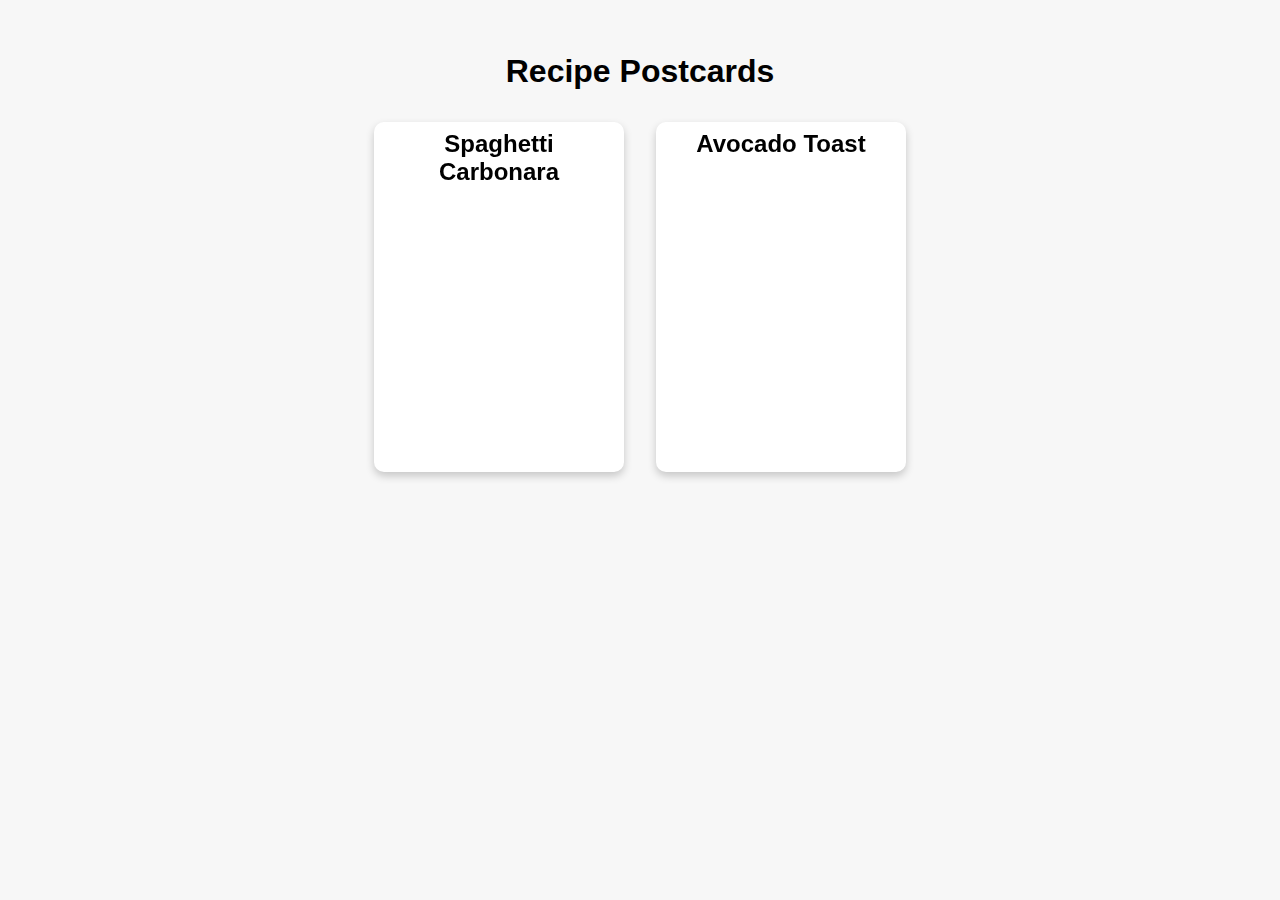
<file: index.html>
<!DOCTYPE html>
<html lang="en">
<head>
  <meta charset="UTF-8">
  <meta name="viewport" content="width=device-width, initial-scale=1.0">
  <title>Recipe Postcards</title>
  <link rel="stylesheet" href="style.css">
</head>
<body>
  <h1>Recipe Postcards</h1>
  <div class="card-container">
    <div class="card">
      <div class="card-front">
        <h2>Spaghetti Carbonara</h2>
      </div>
      <div class="card-back">
        <p>Pasta, eggs, parmesan, pancetta. Cook pasta, toss with eggs + cheese, add crispy pancetta.</p>
      </div>
    </div>

    <div class="card">
      <div class="card-front">
        <h2>Avocado Toast</h2>
      </div>
      <div class="card-back">
        <p>Toast bread, smash avocado with salt & lime, top with chili flakes.</p>
      </div>
    </div>
  </div>
</body>
</html>
</file>
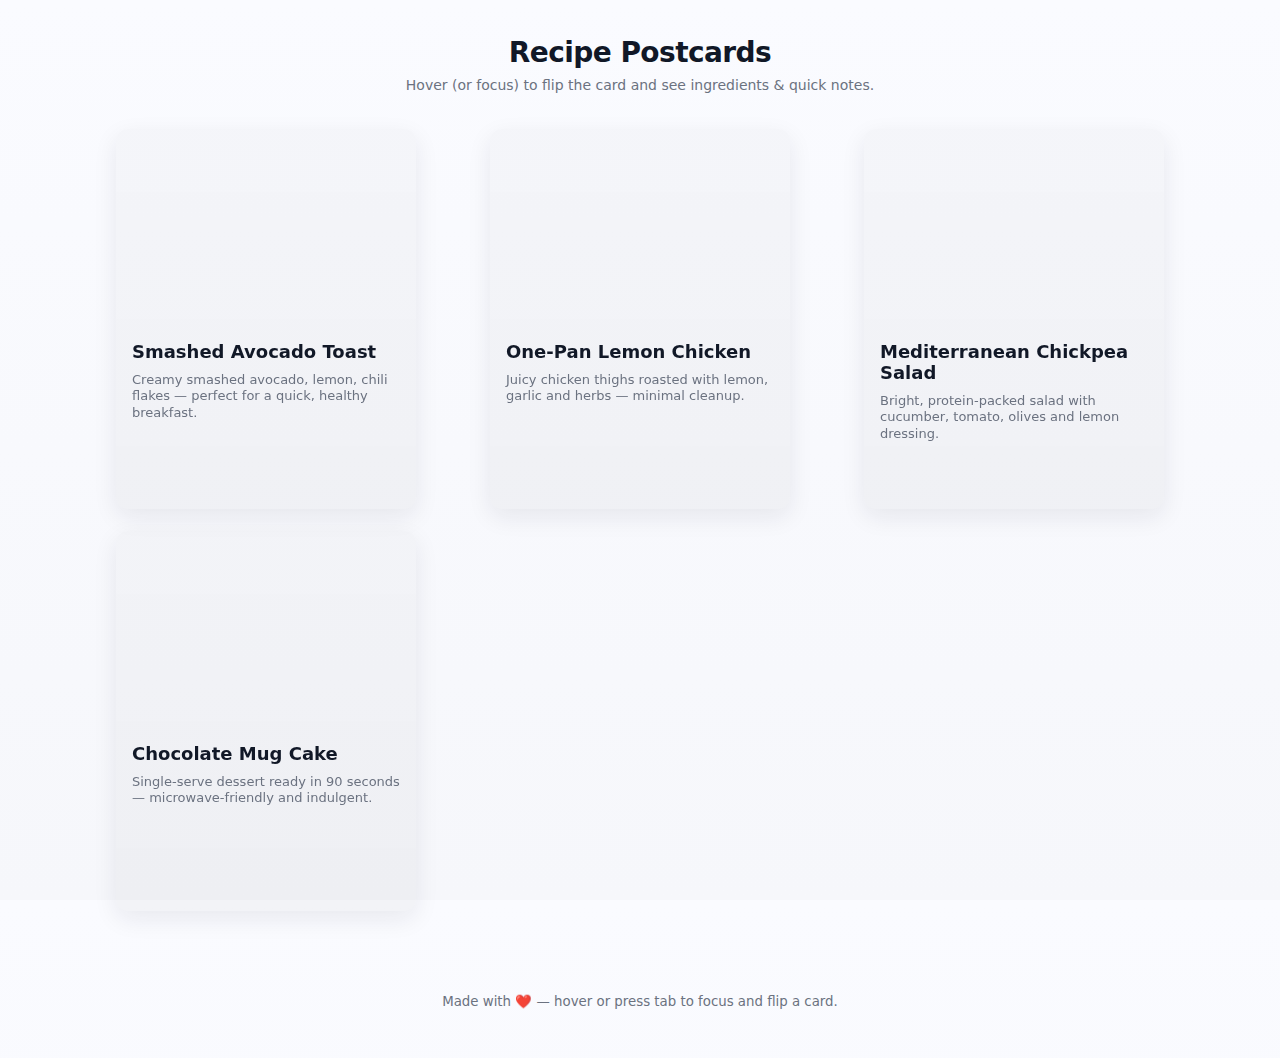
<file: recipe_webpage_flipper.html>
<!doctype html>
<html lang="en">
<head>
<meta charset="utf-8" />
<meta name="viewport" content="width=device-width,initial-scale=1" />
<title>Recipe Postcards — Flip on Hover</title>

<style>
  :root{
    --bg: #f6f7fb;
    --card-w: 300px;
    --card-h: 380px;
    --accent: #ff6b6b;
    --muted: #6b7280;
    --shadow: 0 8px 24px rgba(20,20,50,0.08);
  }

  html,body{
    height:100%;
    margin:0;
    font-family: Inter, system-ui, -apple-system, "Segoe UI", Roboto, "Helvetica Neue", Arial;
    background: linear-gradient(180deg,#fafbff 0%, var(--bg) 100%);
    color:#111827;
  }

  header{
    text-align:center;
    padding:36px 16px 8px;
  }
  header h1{
    margin:0;
    font-size:clamp(20px, 3vw, 28px);
    letter-spacing:-0.02em;
  }
  header p{
    margin:8px 0 0;
    color:var(--muted);
    font-size:14px;
  }

  .grid{
    display:grid;
    grid-template-columns: repeat(auto-fit, minmax(260px, 1fr));
    gap:22px;
    max-width:1100px;
    margin:28px auto 80px;
    padding:0 18px;
  }

  /* Card scene: perspective container */
  .card-scene{
    width:100%;
    max-width:var(--card-w);
    height:var(--card-h);
    margin:0 auto;
    perspective:1200px;
  }

  /* The flipper */
  .card{
    width:100%;
    height:100%;
    position:relative;
    transform-style:preserve-3d;
    transition: transform 600ms cubic-bezier(.2,.9,.28,1);
    cursor:pointer;
    border-radius:12px;
    box-shadow: var(--shadow);
    will-change: transform;
    outline: none;
  }

  /* Flip on hover or focus */
  .card-scene:hover .card,
  .card-scene:focus-within .card {
    transform: rotateY(180deg);
  }

  .card-face{
    position:absolute;
    inset:0;
    backface-visibility:hidden;
    -webkit-backface-visibility:hidden;
    border-radius:12px;
    overflow:hidden;
    display:flex;
    flex-direction:column;
  }

  /* front */
  .card-front{
    background:linear-gradient(180deg, rgba(0,0,0,0.02), rgba(0,0,0,0.03));
  }
  .card-front .hero{
    height:52%;
    background-size:cover;
    background-position:center;
    display:block;
  }
  .card-front .meta{
    padding:14px 16px 18px;
    display:flex;
    flex-direction:column;
    gap:10px;
  }
  .card-title{
    font-weight:700;
    font-size:18px;
    margin:0;
  }
  .card-desc{
    margin:0;
    color:var(--muted);
    font-size:13px;
    line-height:1.3;
  }

  /* back */
  .card-back{
    transform: rotateY(180deg);
    background:linear-gradient(180deg,#fff, #fcfcfe);
    padding:14px 16px;
    gap:10px;
    justify-content:flex-start;
  }
  .back-head{
    display:flex;
    justify-content:space-between;
    align-items:center;
    margin-bottom:6px;
  }
  .badge{
    font-size:12px;
    padding:6px 8px;
    border-radius:999px;
    background:rgba(255,107,107,0.12);
    color:var(--accent);
    font-weight:600;
  }
  .ingredients{
    font-size:13px;
    color:#111827;
    margin:8px 0;
    flex:1 1 auto;
    overflow:auto;
  }
  .ingredients ul{
    padding-left:18px;
    margin:6px 0;
  }
  .small{
    font-size:12px;
    color:var(--muted);
  }

  .card-footer{
    display:flex;
    justify-content:space-between;
    align-items:center;
    margin-top:8px;
  }
  .btn{
    font-weight:700;
    font-size:13px;
    color:white;
    background:var(--accent);
    padding:8px 12px;
    border-radius:8px;
    text-decoration:none;
    box-shadow: 0 6px 14px rgba(255,107,107,0.15);
  }

  /* keyboard accessible focus ring */
  .card-scene:focus-within .card{
    box-shadow: 0 12px 28px rgba(20,20,50,0.12);
  }

  /* Make the flip instantaneous on small devices (touch) via toggle */
  @media (hover: none) and (pointer: coarse) {
    .card-scene:hover .card{ transform:none; }
    .card-scene:active .card{ transform: rotateY(180deg); }
  }

  /* small tweaks */
  @media (max-width:520px){
    .card-scene{ max-width:100%; height:360px; }
  }
</style>
</head>
<body>
  <header>
    <h1>Recipe Postcards</h1>
    <p>Hover (or focus) to flip the card and see ingredients & quick notes.</p>
  </header>

  <main class="grid" role="list">
    <!-- Card 1 -->
    <div class="card-scene" tabindex="0" role="listitem" aria-label="Avocado Toast recipe">
      <div class="card" role="group" aria-labelledby="title1">
        <div class="card-face card-front">
          <div class="hero" style="background-image:url('https://images.unsplash.com/photo-1551183053-bf91a1d81141?auto=format&fit=crop&w=1200&q=60')"></div>
          <div class="meta">
            <h3 id="title1" class="card-title">Smashed Avocado Toast</h3>
            <p class="card-desc">Creamy smashed avocado, lemon, chili flakes — perfect for a quick, healthy breakfast.</p>
          </div>
        </div>

        <div class="card-face card-back">
          <div class="back-head">
            <div class="small">Prep: 5 min • Serves 1</div>
            <div class="badge">Easy</div>
          </div>
          <div class="ingredients">
            <strong>Ingredients</strong>
            <ul>
              <li>2 slices sourdough bread</li>
              <li>1 ripe avocado</li>
              <li>Juice of ½ lemon</li>
              <li>Pinch of chili flakes & salt</li>
            </ul>
            <div class="small">Tip: Smash avocado coarsely for texture. Add a soft-boiled egg for extra protein.</div>
          </div>
          <div class="card-footer">
            <a class="btn" href="#" aria-label="View full recipe for Avocado Toast">View</a>
            <div class="small">120 kcal</div>
          </div>
        </div>
      </div>
    </div>

    <!-- Card 2 -->
    <div class="card-scene" tabindex="0" role="listitem" aria-label="One-pan Lemon Chicken recipe">
      <div class="card" role="group" aria-labelledby="title2">
        <div class="card-face card-front">
          <div class="hero" style="background-image:url('https://images.unsplash.com/photo-1604908177522-2f9a0b9d7c4e?auto=format&fit=crop&w=1200&q=60')"></div>
          <div class="meta">
            <h3 id="title2" class="card-title">One-Pan Lemon Chicken</h3>
            <p class="card-desc">Juicy chicken thighs roasted with lemon, garlic and herbs — minimal cleanup.</p>
          </div>
        </div>

        <div class="card-face card-back">
          <div class="back-head">
            <div class="small">Cook: 40 min • Serves 4</div>
            <div class="badge">Family</div>
          </div>
          <div class="ingredients">
            <strong>Ingredients</strong>
            <ul>
              <li>6 chicken thighs</li>
              <li>2 lemons, sliced</li>
              <li>4 cloves garlic</li>
              <li>Rosemary, olive oil, salt & pepper</li>
            </ul>
            <div class="small">Tip: Sear skin-side first to get a crisp exterior.</div>
          </div>
          <div class="card-footer">
            <a class="btn" href="#" aria-label="View full recipe for Lemon Chicken">View</a>
            <div class="small">~35–45 min</div>
          </div>
        </div>
      </div>
    </div>

    <!-- Card 3 -->
    <div class="card-scene" tabindex="0" role="listitem" aria-label="Chickpea Salad recipe">
      <div class="card" role="group" aria-labelledby="title3">
        <div class="card-face card-front">
          <div class="hero" style="background-image:url('https://images.unsplash.com/photo-1568605114967-8130f3a36994?auto=format&fit=crop&w=1200&q=60')"></div>
          <div class="meta">
            <h3 id="title3" class="card-title">Mediterranean Chickpea Salad</h3>
            <p class="card-desc">Bright, protein-packed salad with cucumber, tomato, olives and lemon dressing.</p>
          </div>
        </div>

        <div class="card-face card-back">
          <div class="back-head">
            <div class="small">Prep: 10 min • Serves 2</div>
            <div class="badge">Vegan</div>
          </div>
          <div class="ingredients">
            <strong>Ingredients</strong>
            <ul>
              <li>1 can chickpeas, drained</li>
              <li>1 cucumber, 2 tomatoes, ½ red onion</li>
              <li>Olives, parsley, lemon vinaigrette</li>
            </ul>
            <div class="small">Tip: Let sit 10 min to meld flavors.</div>
          </div>
          <div class="card-footer">
            <a class="btn" href="#" aria-label="View full recipe for Chickpea Salad">View</a>
            <div class="small">~10 min</div>
          </div>
        </div>
      </div>
    </div>

    <!-- Card 4 -->
    <div class="card-scene" tabindex="0" role="listitem" aria-label="Chocolate Mug Cake recipe">
      <div class="card" role="group" aria-labelledby="title4">
        <div class="card-face card-front">
          <div class="hero" style="background-image:url('https://images.unsplash.com/photo-1599785209791-5f55817d2d3b?auto=format&fit=crop&w=1200&q=60')"></div>
          <div class="meta">
            <h3 id="title4" class="card-title">Chocolate Mug Cake</h3>
            <p class="card-desc">Single-serve dessert ready in 90 seconds — microwave-friendly and indulgent.</p>
          </div>
        </div>

        <div class="card-face card-back">
          <div class="back-head">
            <div class="small">Cook: 2 min • Serves 1</div>
            <div class="badge">Dessert</div>
          </div>
          <div class="ingredients">
            <strong>Ingredients</strong>
            <ul>
              <li>4 tbsp flour, 2 tbsp sugar</li>
              <li>2 tbsp cocoa, 3 tbsp milk</li>
              <li>1 tbsp oil, pinch baking powder</li>
            </ul>
            <div class="small">Tip: Add a spoonful of peanut butter for gooey center.</div>
          </div>
          <div class="card-footer">
            <a class="btn" href="#" aria-label="View full recipe for Mug Cake">View</a>
            <div class="small">~2 min</div>
          </div>
        </div>
      </div>
    </div>

  </main>

  <footer style="text-align:center;color:var(--muted);padding-bottom:48px;">
    <small>Made with ❤️ — hover or press tab to focus and flip a card.</small>
  </footer>

</body>
</html>
</file>
<file: style.css>
body {
  font-family: Arial, sans-serif;
  background-color: #f7f7f7;
  margin: 0;
  padding: 2rem;
  text-align: center;
}

h1 {
  margin-bottom: 2rem;
}

.card-container {
  display: flex;
  justify-content: center;
  gap: 2rem;
  flex-wrap: wrap;
}

.card {
  background: transparent;
  width: 250px;
  height: 350px;
  perspective: 1000px; /* needed for flip effect */
}

.card-inner {
  position: relative;
  width: 100%;
  height: 100%;
  transition: transform 0.8s;
  transform-style: preserve-3d;
}

.card:hover .card-inner {
  transform: rotateY(180deg);
}

.card-front, .card-back {
  position: absolute;
  width: 100%;
  height: 100%;
  backface-visibility: hidden;
  border-radius: 10px;
  overflow: hidden;
  box-shadow: 0 4px 8px rgba(0,0,0,0.2);
}

.card-front {
  background: white;
}

.card-front img {
  width: 100%;
  height: 70%;
  object-fit: cover;
}

.card-front h2 {
  margin: 0.5rem;
}

.card-back {
  background: #fff3e0;
  transform: rotateY(180deg);
  padding: 1rem;
}

.card-back h3 {
  margin-top: 0;
}
</file>
